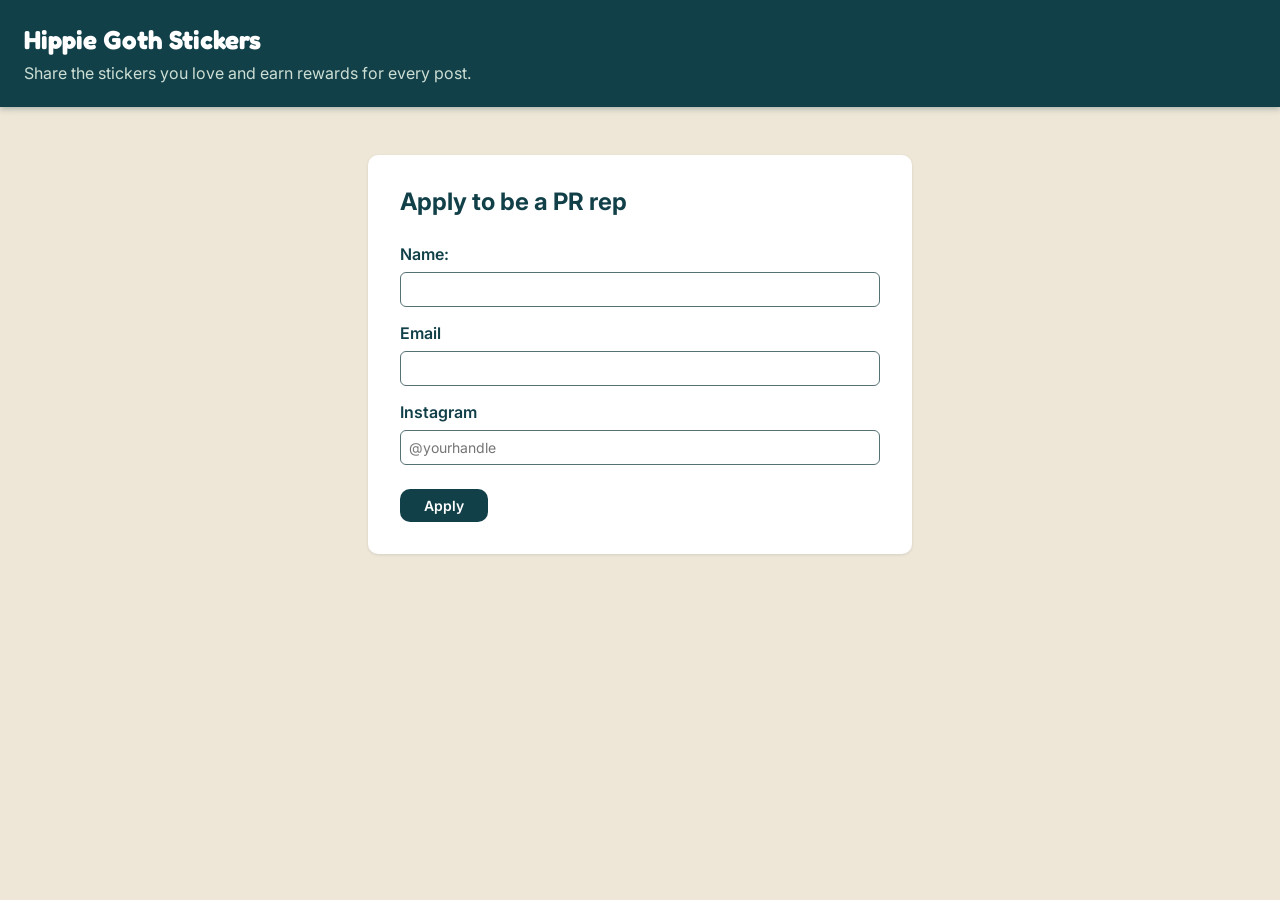
<file: application-php/apply.html>
<!DOCTYPE html>
<html lang="en">
    <head>
        <meta charset="UTF-8">
        <meta name="viewport" content="width=device-width, initial-scale=1.0">
        <title>PR Rep Application</title>
        <link href="style.css" rel="stylesheet"/>
        <link rel="preconnect" href="https://fonts.googleapis.com">
        <link rel="preconnect" href="https://fonts.gstatic.com" crossorigin>
        <link
            href="https://fonts.googleapis.com/css2?family=Fredoka:wght@300..700&family=Inter:ital,opsz,wght@0,14..32,100..900;1,14..32,100..900&display=swap"
            rel="stylesheet">
    </head>
    <body>
        <header>
            <h1>Hippie Goth Stickers</h1>
            <p>Share the stickers you love and earn rewards for every post.</p>
        </header>
        <main>
            <h2>Apply to be a PR rep</h2>
            <form action="apply.php" method="post">
                <label for="name">Name:</label>
                <input type="text" id="name" name="name" required>
                <label for="email">Email</label>
                <input type="email" id="email" name="email" required>
                <label for="instagram">Instagram</label>
                <input type="text" id="instagram" name="instagram" placeholder="@yourhandle">
                <button type="submit">Apply</button>
            </form>
        </main>
    </body>
</html>
</file>
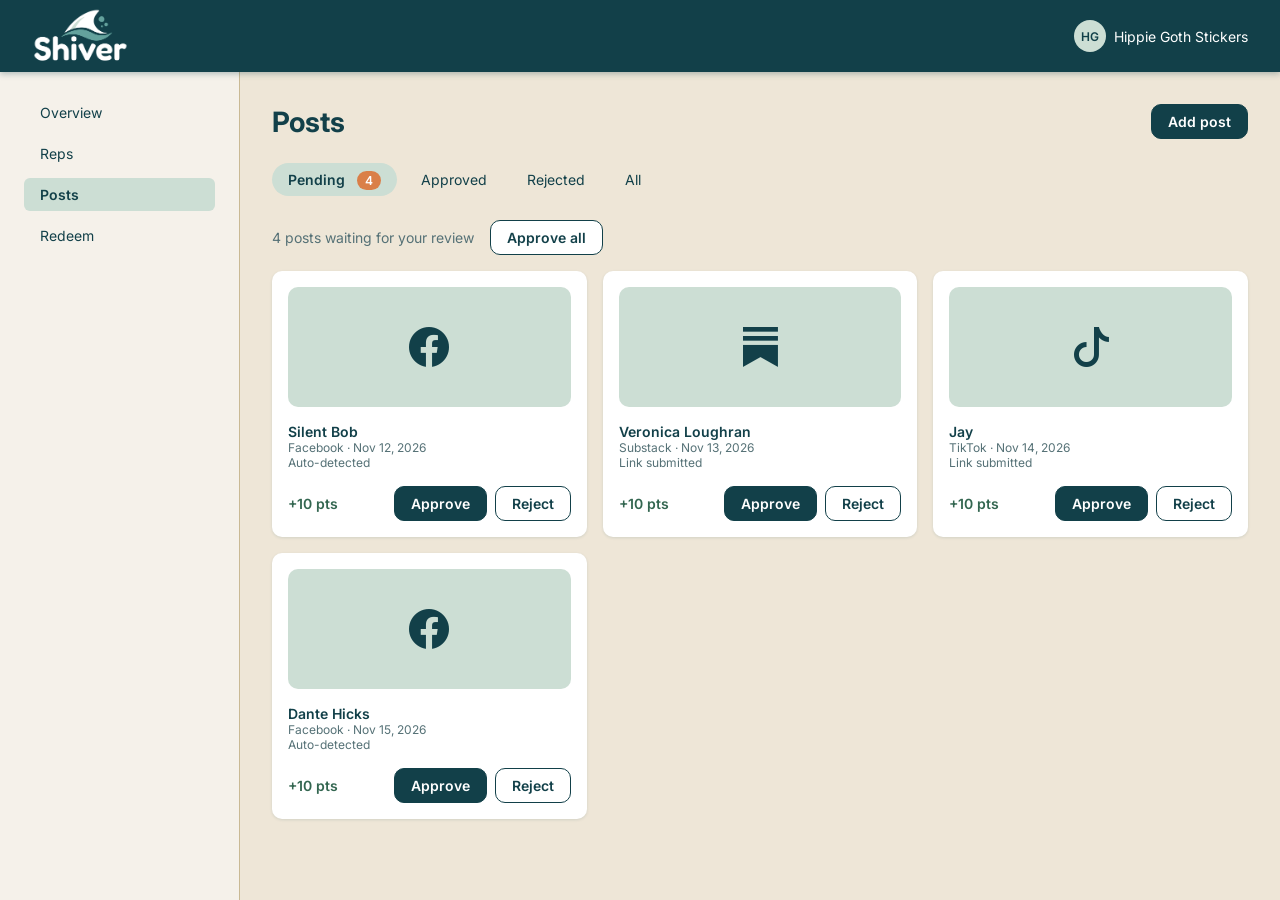
<file: phase 3/posts.html>
<!DOCTYPE html>
<html lang="en">

<head>
    <meta charset="UTF-8">
    <meta name="viewport" content="width=device-width, initial-scale=1.0">
    <title>Posts | Shiver</title>

    <!-- Google Fonts -->
    <link rel="preconnect" href="https://fonts.googleapis.com">
    <link rel="preconnect" href="https://fonts.gstatic.com" crossorigin>
    <link
        href="https://fonts.googleapis.com/css2?family=Fredoka:wght@300..700&family=Inter:ital,opsz,wght@0,14..32,100..900;1,14..32,100..900&display=swap"
        rel="stylesheet">

    <!-- Bootstrap Icons (platform logos on the post cards) -->
    <link href="https://cdn.jsdelivr.net/npm/bootstrap-icons@1.11.3/font/bootstrap-icons.min.css" rel="stylesheet" />

    <!-- Site styles -->
    <link href="css/brand.css" rel="stylesheet" />
    <link href="css/layout.css" rel="stylesheet" />
    <link href="css/components.css" rel="stylesheet" />

    <!-- Scripts -->
    <script src="js/data.js" defer></script>
    <script src="js/data-access.js" defer></script>
    <script src="js/logic.js" defer></script>
    <script src="js/ui.js" defer></script>
    <script src="js/posts.js" defer></script>
</head>

<body>
    <!-- Top bar: menu button, logo, and shop (same on every page) -->
    <header class="top-bar">
        <button type="button" class="menu-button" id="menu-button" aria-label="Open menu" aria-controls="main-nav"
            aria-expanded="false">&#9776;</button>
        <img src="images/Shiver_Main_Logo_White.png" alt="Shiver" class="logo" />
        <div class="shop-account"><span class="shop-avatar" aria-hidden="true">HG</span><span class="shop-name">Hippie
                Goth Stickers</span></div>
    </header>

    <!-- Sidebar navigation (same on every page) -->
    <nav class="sidebar" id="main-nav" aria-label="Main">
        <a href="index.html" class="nav-link">Overview</a>
        <a href="reps.html" class="nav-link">Reps</a>
        <a href="posts.html" class="nav-link active" aria-current="page">Posts</a>
        <a href="redeem.html" class="nav-link">Redeem</a>
    </nav>

    <!-- Page content: everything unique to Posts -->
    <main class="page-content">
        <!-- Page title and Add post button -->
        <header class="page-header">
            <div class="page-header-text">
                <h1>Posts</h1>
            </div>
            <div class="page-header-actions">
                <button type="button" class="button-link" id="add-post">Add post</button>
            </div>
        </header>

        <!-- Filter tabs -->
        <div class="tabs">
            <button type="button" class="tab active" data-status="pending">Pending <span class="tab-count"
                    id="pending-count"></span></button>
            <button type="button" class="tab" data-status="approved">Approved</button>
            <button type="button" class="tab" data-status="rejected">Rejected</button>
            <button type="button" class="tab" data-status="all">All</button>
        </div>

        <!-- Pending view: review bar and cards -->
        <section id="pending-view">
            <div class="review-bar">
                <p class="review-text" id="review-text"></p>
                <button type="button" class="button-link button-secondary" id="approve-all">Approve all</button>
            </div>
            <!-- Post cards, filled in by posts.js -->
            <div class="post-grid" id="posts-list">

            </div>
        </section>

        <!-- Posts table (Approved, Rejected, All), rows filled in by posts.js -->
        <div class="panel" id="posts-table-panel">
            <table class="data-table" id="posts-table">
                <thead>
                    <tr>
                        <th>Rep</th>
                        <th>Platform</th>
                        <th>Posted</th>
                        <th>Reviewed</th>
                        <th>Source</th>
                        <th>Points</th>
                        <th class="status-col">Status</th>
                    </tr>
                </thead>
                <tbody id="posts-table-body"></tbody>
            </table>
        </div>

        <!-- Add post popup -->
        <dialog id="add-post-modal" class="modal">
            <form id="add-post-form">
                <h2>Add post</h2>
                <div class="form-field">
                    <label for="new-post-rep">Rep</label>
                    <select id="new-post-rep" required>
                        <option value="">Choose a rep</option>
                    </select>
                </div>
                <div class="form-field">
                    <label for="new-post-platform">Platform</label>
                    <select id="new-post-platform" required>
                        <option value="">Choose a platform</option>
                        <option value="Instagram">Instagram</option>
                        <option value="Facebook">Facebook</option>
                        <option value="TikTok">TikTok</option>
                        <option value="YouTube">YouTube</option>
                        <option value="Substack">Substack</option>
                    </select>
                </div>
                <div class="form-field">
                    <label for="new-post-link">Post link</label>
                    <input type="url" id="new-post-link" placeholder="https://" pattern="https://.*"
                        title="Link must start with https://" required>
                </div>
                <div class="form-field">
                    <label for="new-post-date">Date posted</label>
                    <input type="date" id="new-post-date" required>
                </div>
                <div class="form-field">
                    <label for="new-post-points">Points</label>
                    <input type="number" id="new-post-points" value="10" min="1" required>
                </div>
                <div class="modal-actions">
                    <button type="button" id="cancel-add-post" class="button-link button-secondary">Cancel</button>
                    <button type="submit" class="button-link">Save post</button>
                </div>
            </form>
        </dialog>

        <!-- Approve all confirm box (the title is filled in by posts.js) -->
        <dialog id="confirm-modal" class="modal">
            <h2 id="confirm-title"></h2>
            <p>Each rep gets their points right away</p>
            <div class="modal-actions">
                <button type="button" id="confirm-cancel" class="button-link button-secondary">Cancel</button>
                <button type="button" id="confirm-approve" class="button-link">Approve</button>
            </div>
        </dialog>

        <!-- Toast message in the corner -->
        <div id="toast" class="toast hidden" role="status"></div>
    </main>
</body>

</html>
</file>
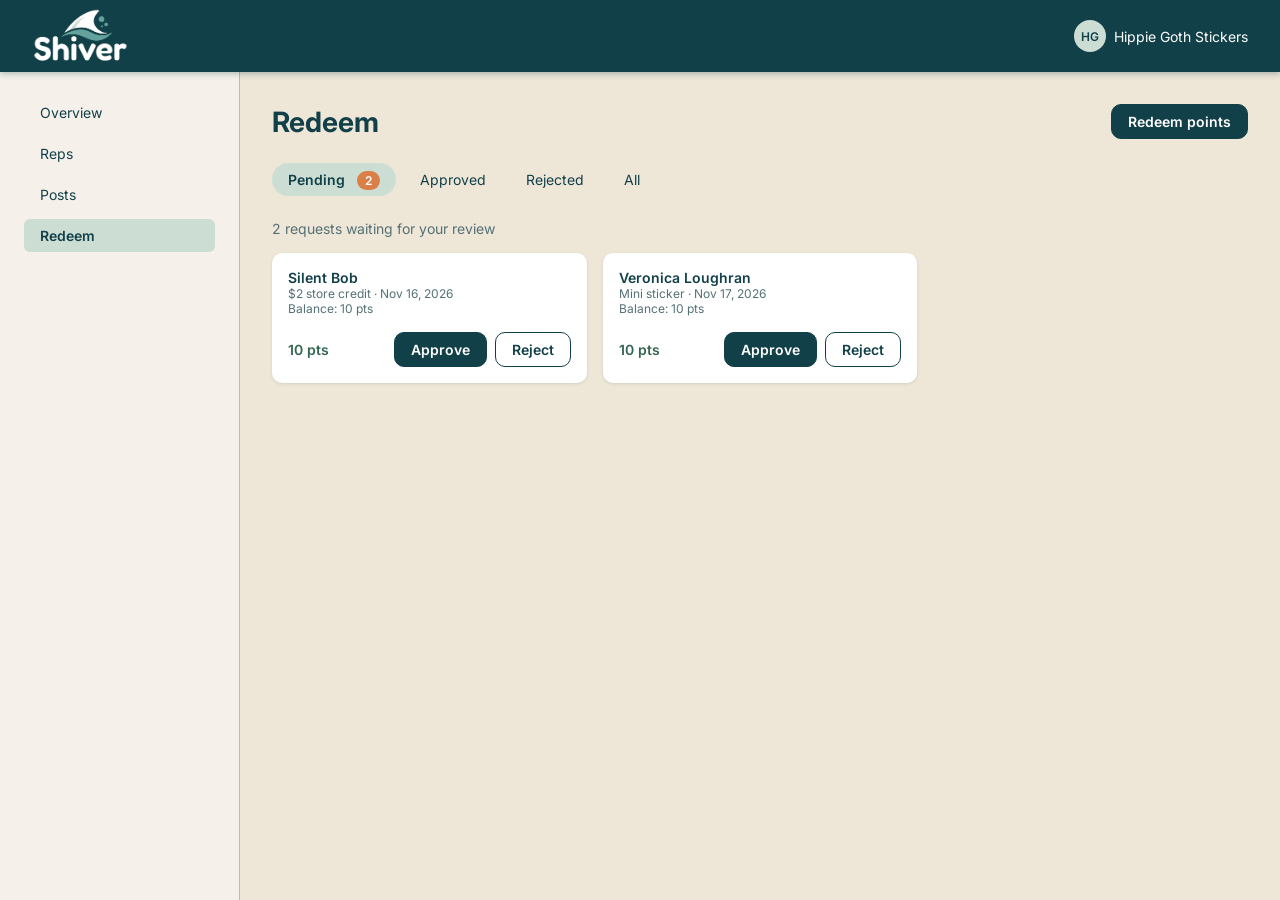
<file: phase 3/redeem.html>
<!DOCTYPE html>
<html lang="en">

<head>
    <meta charset="UTF-8">
    <meta name="viewport" content="width=device-width, initial-scale=1.0">
    <title>Redeem | Shiver</title>

    <!-- Google Fonts -->
    <link rel="preconnect" href="https://fonts.googleapis.com">
    <link rel="preconnect" href="https://fonts.gstatic.com" crossorigin>
    <link
        href="https://fonts.googleapis.com/css2?family=Fredoka:wght@300..700&family=Inter:ital,opsz,wght@0,14..32,100..900;1,14..32,100..900&display=swap"
        rel="stylesheet">

    <!-- Site styles -->
    <link href="css/brand.css" rel="stylesheet" />
    <link href="css/layout.css" rel="stylesheet" />
    <link href="css/components.css" rel="stylesheet" />

    <!-- Scripts -->
    <script src="js/data.js" defer></script>
    <script src="js/data-access.js" defer></script>
    <script src="js/logic.js" defer></script>
    <script src="js/ui.js" defer></script>
    <script src="js/redeem.js" defer></script>
</head>

<body>
    <!-- Top bar: menu button, logo, and shop (same on every page) -->
    <header class="top-bar">
        <button type="button" class="menu-button" id="menu-button" aria-label="Open menu" aria-controls="main-nav"
            aria-expanded="false">&#9776;</button>
        <img src="images/Shiver_Main_Logo_White.png" alt="Shiver" class="logo" />
        <div class="shop-account"><span class="shop-avatar" aria-hidden="true">HG</span><span class="shop-name">Hippie
                Goth Stickers</span></div>
    </header>

    <!-- Sidebar navigation (same on every page) -->
    <nav class="sidebar" id="main-nav" aria-label="Main">
        <a href="index.html" class="nav-link">Overview</a>
        <a href="reps.html" class="nav-link">Reps</a>
        <a href="posts.html" class="nav-link">Posts</a>
        <a href="redeem.html" class="nav-link active" aria-current="page">Redeem</a>
    </nav>

    <!-- Page content: Everything unique to Redeem -->
    <main class="page-content">
        <!-- Page title and Redeem points button -->
        <header class="page-header">
            <div class="page-header-text">
                <h1>Redeem</h1>
            </div>
            <div class="page-header-actions">
                <button type="button" class="button-link" id="redeem-points">Redeem points</button>
            </div>
         </header>
        
        <!-- Filter tabs -->
        <div class="tabs">
            <button type="button" class="tab active" data-status="pending">Pending <span class="tab-count" id="pending-count"></span></button>
            <button type="button" class="tab" data-status="approved">Approved</button>
            <button type="button" class="tab" data-status="rejected">Rejected</button>
            <button type="button" class="tab" data-status="all">All</button>
        </div>

        <!-- Pending view: Review bar and request cards -->
        <section id="pending-view">
            <div class="review-bar">
                <p class="review-text" id="review-text"></p>
            </div>

            <!-- Request cards, filled in by redeem.js -->
            <div class="post-grid" id="redemption-cards"></div>
        </section>

        <!-- Redemptions table(Approved, Rejected, All), rows filled in by redeem.js -->
        <div class="panel" id="redemption-table-panel">
            <table class="data-table" id="redemption-table">
                <thead>
                    <tr>
                        <th>Rep</th>
                        <th>Reward</th>
                        <th>Points</th>
                        <th>Requested</th>
                        <th>Reviewed</th>
                        <th>Source</th>
                        <th class="status-col">Status</th>
                        <th></th>
                    </tr>
                </thead>
                <tbody id="redemption-table-body"></tbody>
            </table>
        </div>

        <!-- Redeem points popup -->
        <dialog id="redeem-modal" class="modal">
            <form id="redeem-form">
                <h2>Redeem points</h2>
                <div class="form-field">
                    <label for="redeem-rep">Rep</label>
                    <select id="redeem-rep" required>
                        <option value="">Choose a rep</option>
                    </select>
                </div>
                <div class="form-field">
                    <label for="redeem-reward">Reward</label>
                    <select id="redeem-reward" required>
                        <option value="">Choose a reward</option>
                    </select>
                </div>

                <!-- Custom fields, only shown when Custom is picked -->
                <div id="custom-fields" hidden>
                    <div class="form-field">
                        <label for="custom-points">Points</label>
                        <input type="number" id="custom-points" min="1">
                    </div>
                    <div class="form-field">
                        <label for="custom-note">Reward description</label>
                        <input type="text" id="custom-note" placeholder="Free sticker added to order">
                    </div>
                </div>
                <div class="modal-actions">
                    <div class="form-messages">
                        <p class="panel-stat-label" id="redeem-available"></p>
                        <p class="form-error" id="redeem-error"></p>
                    </div>
                    
                    <button type="button" id="cancel-redeem" class="button-link button-secondary">Cancel</button>
                    <button type="submit" class="button-link">Redeem</button> 
                </div>
            </form>
        </dialog>

        <!-- Confirm popup for Approve, Reject, and Reverse (text filled in by redeem.js) -->
        <dialog id="confirm-modal" class="modal">
            <h2 id="confirm-title"></h2>
            <p id="confirm-text"></p>
            <div class="modal-actions">
                <button type="button" id="confirm-cancel" class="button-link button-secondary">Cancel</button>
                <button type="button" id="confirm-ok" class="button-link"></button>
            </div>
        </dialog>

        <!-- Toast message in the corner -->
        <div id="toast" class="toast hidden" role="status"></div>
     </main>
</body>

</html>
</file>
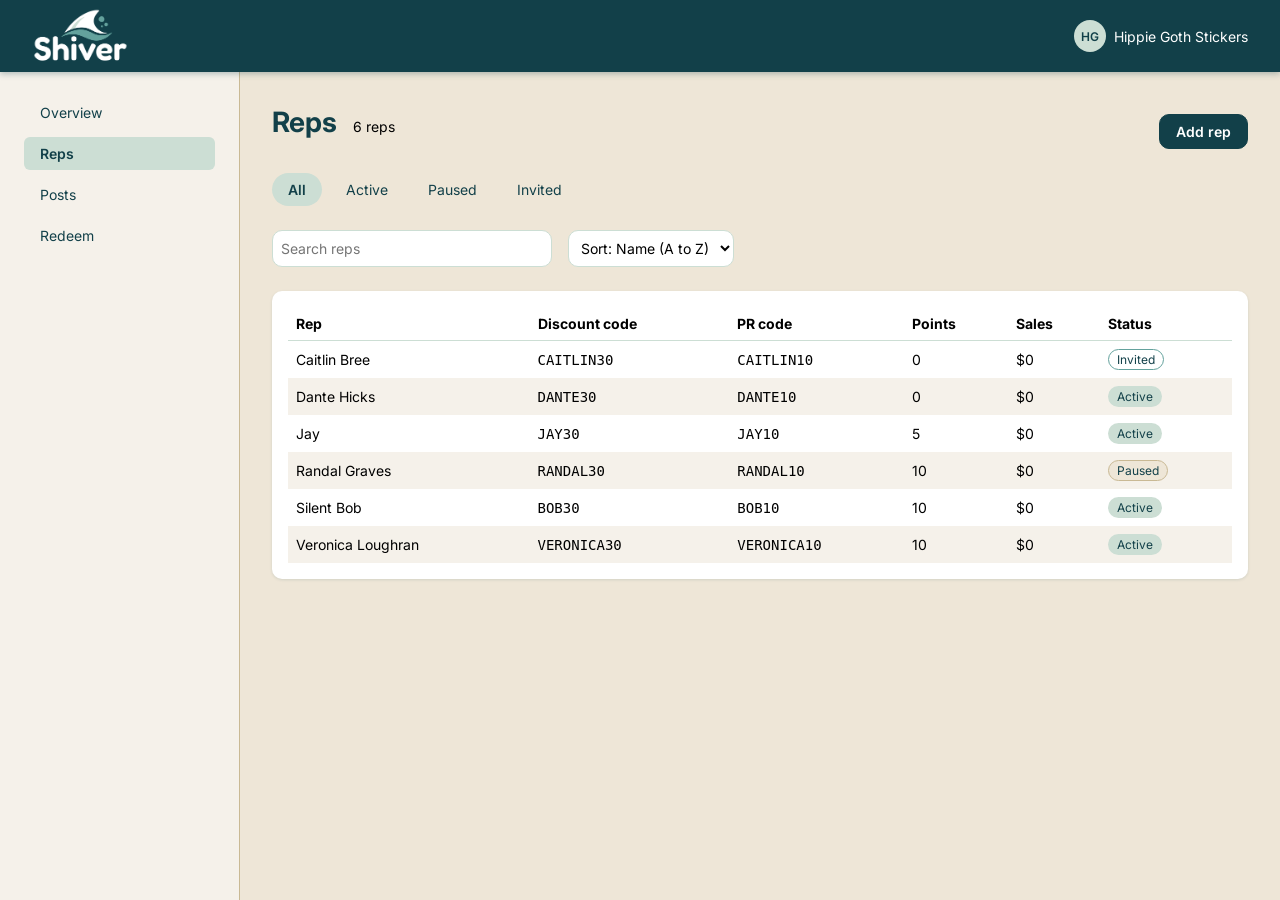
<file: phase 3/reps.html>
<!DOCTYPE html>
<html lang="en">

<head>
    <meta charset="UTF-8">
    <meta name="viewport" content="width=device-width, initial-scale=1.0">
    <title>Reps | Shiver</title>

    <!-- Google Fonts -->
    <link rel="preconnect" href="https://fonts.googleapis.com">
    <link rel="preconnect" href="https://fonts.gstatic.com" crossorigin>
    <link
        href="https://fonts.googleapis.com/css2?family=Fredoka:wght@300..700&family=Inter:ital,opsz,wght@0,14..32,100..900;1,14..32,100..900&display=swap"
        rel="stylesheet">

    <!-- Bootstrap Icons (social media logos in the side panel) -->
    <link href="https://cdn.jsdelivr.net/npm/bootstrap-icons@1.11.3/font/bootstrap-icons.min.css" rel="stylesheet" />

    <!-- Site styles -->
    <link href="css/brand.css" rel="stylesheet" />
    <link href="css/layout.css" rel="stylesheet" />
    <link href="css/components.css" rel="stylesheet" />

    <!-- Scripts -->
    <script src="js/data.js" defer></script>
    <script src="js/data-access.js" defer></script>
    <script src="js/logic.js" defer></script>
    <script src="js/ui.js" defer></script>
    <script src="js/reps.js" defer></script>
</head>

<body>
    <!-- Top bar: menu button, logo, and shop (same on every page) -->
    <header class="top-bar">
        <button type="button" class="menu-button" id="menu-button" aria-label="Open menu" aria-controls="main-nav"
            aria-expanded="false">&#9776;</button>
        <img src="images/Shiver_Main_Logo_White.png" alt="Shiver" class="logo" />
        <div class="shop-account"><span class="shop-avatar" aria-hidden="true">HG</span><span class="shop-name">Hippie
                Goth Stickers</span></div>
    </header>

    <!-- Sidebar navigation (same on every page) -->
    <nav class="sidebar" id="main-nav" aria-label="Main">
        <a href="index.html" class="nav-link">Overview</a>
        <a href="reps.html" class="nav-link active" aria-current="page">Reps</a>
        <a href="posts.html" class="nav-link">Posts</a>
        <a href="redeem.html" class="nav-link">Redeem</a>
    </nav>

    <!-- Page content: everything unique to Reps -->
    <main class="page-content">
        <!-- Page title, rep count (filled in by reps.js), and Add rep button -->
        <header class="page-header">
            <div class="page-header-text">
                <h1>Reps</h1>
                <p class="page-subtitle" id="rep-count"></p>
            </div>
            <div class="page-header-actions">
                <button type="button" class="button-link" id="add-rep">Add rep</button>
            </div>
        </header>

        <!-- Filter tabs -->
        <div class="tabs">
            <button type="button" class="tab active" data-status="all">All</button>
            <button type="button" class="tab" data-status="active">Active</button>
            <button type="button" class="tab" data-status="paused">Paused</button>
            <button type="button" class="tab" data-status="invited">Invited</button>
        </div>

        <!-- Search and sort -->
        <div class="toolbar">
            <input type="search" id="rep-search" class="search-input" placeholder="Search reps"
                aria-label="Search reps">
            <select id="rep-sort" class="sort-select" aria-label="Sort reps">
                <option value="name">Sort: Name (A to Z)</option>
                <option value="points">Sort: Most points</option>
            </select>
        </div>

        <!-- Reps table, rows filled in by reps.js -->
        <div class="panel">
            <table class="data-table">
                <thead>
                    <tr>
                        <th>Rep</th>
                        <th>Discount code</th>
                        <th>PR code</th>
                        <th>Points</th>
                        <th>Sales</th>
                        <th>Status</th>
                    </tr>
                </thead>
                <tbody id="reps-table-body">

                </tbody>
            </table>
        </div>

        <!-- Side panel with one rep's details, filled in by reps.js when a row is clicked -->
        <aside class="side-panel" id="rep-panel" aria-label="Rep details">
            <div class="side-panel-header">
                <h2 id="panel-rep-name"></h2>
                <button type="button" class="close-button" id="panel-close" aria-label="Close panel">&#10005;</button>
            </div>
            <a class="panel-email" id="panel-rep-email"></a>
            <span class="badge" id="panel-rep-status"></span>
            <div class="panel-codes">
                <div>
                    <p class="panel-stat-label">Discount code</p>
                    <span class="code" id="panel-discount-code"></span>
                </div>
                <div>
                    <p class="panel-stat-label">PR code</p>
                    <span class="code" id="panel-pr-code"></span>
                </div>
            </div>
            <section class="panel-card">
                <h3 class="panel-section-title">Social media</h3>
                <ul class="panel-list" id="panel-accounts">

                </ul>
            </section>
            <div class="panel-stats panel-card">
                <div class="panel-stat">
                    <p class="panel-stat-label">Balance</p>
                    <p class="panel-stat-value" id="panel-balance"></p>
                </div>
                <div class="panel-stat">
                    <p class="panel-stat-label">Posts</p>
                    <p class="panel-stat-value" id="panel-posts"></p>
                </div>
                <div class="panel-stat">
                    <p class="panel-stat-label">Redeemed</p>
                    <p class="panel-stat-value" id="panel-redeemed"></p>
                </div>
            </div>
            <section class="panel-card">
                <h3 class="panel-section-title">History</h3>
                <ul class="panel-list" id="panel-history">

                </ul>
            </section>
        </aside>

        <!-- Add rep popup -->
        <dialog id="add-rep-modal" class="modal">
            <form id="add-rep-form">
                <h2>Add rep</h2>
                <div class="form-field">
                    <label for="new-rep-name">Name</label>
                    <input type="text" id="new-rep-name" required>
                </div>
                <div class="form-field">
                    <label for="new-rep-email">Email</label>
                    <input type="email" id="new-rep-email" required>
                </div>
                <div class="modal-actions">
                    <button type="button" id="cancel-add-rep" class="button-link button-secondary">Cancel</button>
                    <button type="submit" class="button-link">Save rep</button>
                </div>
            </form>
        </dialog>

        <!-- Toast message in the corner -->
        <div id="toast" class="toast hidden" role="status"></div>
    </main>
</body>

</html>
</file>
<file: application-php/style.css>
body {
    font-family: Inter, sans-serif;
    background-color: #eee6d7;
    color: #124049;
    margin: 0;
}

header {
    background-color: #124049;
    color: #ffffff;
    padding: 24px;
    box-shadow: 0 2px 6px rgba(18, 64, 73, 0.3);
}

header h1 {
    font-family: Fredoka, sans-serif;
    font-size: 26px;
    margin: 0;
}

header p {
    color: #ccded4;
    margin: 8px 0 0;
}

main {
    max-width: 480px;
    margin: 48px auto;
    background-color: #ffffff;
    padding: 32px;
    border-radius: 10px;
    box-shadow: 0 1px 3px rgba(18, 64, 73, 0.12);
}

main h2 {
    margin-top: 0;
}

form {
    display: flex;
    flex-direction: column;
    gap: 8px;
}

label {
    font-weight: 600;
    margin-top: 8px;
}

input {
    font-family: inherit;
    font-size: 14px;
    padding: 8px;
    border: 1px solid #557176;
    border-radius: 6px;
}

button {
    align-self: flex-start;
    margin-top: 16px;
    padding: 8px 24px;
    background-color: #124049;
    color: #ffffff;
    border: none;
    border-radius: 10px;
    font-family: inherit;
    font-size: 14px;
    font-weight: 600;
    cursor: pointer;
}
</file>
<file: phase 3/css/brand.css>
/* Brand colors, fonts, text sizes, and spacing used by every page */
:root {
    /* Colors */
    --color-bg: #f5f1ea;
    --color-surface: #ffffff;
    --color-sidebar: #eee6d7;
    --color-sand-dark: #c9b994;
    --color-primary: #124049;
    --color-accent-soft: #ccded4;
    --color-chart-1: #64a29d;
    --color-chart-2: #85b197;
    --color-earned: #336650;
    --color-attention: #da7f48;
    --color-text-muted: #557176;
    --color-error: #b3261e;

    /* Fonts */
    --font-heading: Fredoka, sans-serif;
    --font-body: Inter, sans-serif;
    --font-mono: monospace;

    /* Text sizes */
    --text-title: 24px;
    --text-number: 28px;
    --text-card-title: 16px;
    --text-body: 14px;
    --text-small: 12px;

    /* Font weights */
    --weight-regular: 400;
    --weight-semibold: 600;

    /* Spacing */
    --space-xs: 8px;
    --space-sm: 16px;
    --space-md: 24px;
    --space-lg: 32px;
    --space-xl: 48px;

    /* Layout */
    --topbar-height: 72px;
}
</file>
<file: phase 3/css/layout.css>
/* ==========================================================
   layout.css
   PR App, Phase 3: Owner Dashboard

   Purpose:  Page structure. Sets up the main page grid and
             positions the top bar, sidebar, and main content.

   Depends on: brand.css (all colors, fonts, type sizes, and
               spacing come from variables defined there).
               brand.css must be linked before this file.

   Sections:
     1. Page grid
     2. Top bar
     3. Sidebar
     4. Main content
     5. Footer
     6. Phones and tablets
   ========================================================== */

/* ==========================================================
   1. Page grid
   ========================================================== */

/* Page layout: top bar across the top, sidebar and page content below */
body {
    margin: 0;
    min-height: 100vh;
    display: grid;
    grid-template-columns: 240px 1fr;
    grid-template-rows: auto 1fr;
    grid-template-areas: "header header"
        "nav main";
    background: var(--color-sidebar);
    font-family: var(--font-body);
    font-size: var(--text-body);
}

/* ==========================================================
   2. Top bar
   ========================================================== */

/* Teal top bar across the top of every page */
.top-bar {
    background-color: var(--color-primary);
    grid-area: header;
    display: flex;
    align-items: center;
    gap: var(--space-md);
    padding: var(--space-xs) var(--space-lg);
    height: var(--topbar-height);
    box-sizing: border-box;
    box-shadow: 0 2px 6px rgba(18, 64, 73, 0.3);
    position: relative;
    z-index: 5;
}

/* Logo size */
.top-bar .logo {
    height: 56px;
    width: auto;
}

/* Shop name in white */
.top-bar .shop-name {
    color: var(--color-surface);
}

/* Shop circle and name sit together on the right */
.shop-account {
    display: flex;
    align-items: center;
    gap: var(--space-xs);
    margin-left: auto;
}

/* Shop initials in a mint circle */
.shop-avatar {
    display: flex;
    align-items: center;
    justify-content: center;
    width: 32px;
    height: 32px;
    border-radius: 50%;
    background-color: var(--color-accent-soft);
    color: var(--color-primary);
    font-size: var(--text-small);
    font-weight: var(--weight-semibold);
}

/* Menu button: hidden on desktop, shown on phones */
.menu-button {
    display: none;
    background-color: transparent;
    border: none;
    color: var(--color-surface);
    font-size: var(--text-title);
    cursor: pointer;
}

/* ==========================================================
   3. Sidebar
   ========================================================== */

/* Sidebar with the page links stacked */
.sidebar {
    grid-area: nav;
    display: flex;
    flex-direction: column;
    gap: var(--space-xs);
    padding: var(--space-md);
    background: var(--color-bg);
    border-right: 1px solid var(--color-sand-dark);
}

/* Sidebar links */
.sidebar .nav-link {
    text-decoration: none;
    color: var(--color-primary);
    padding: var(--space-xs) var(--space-sm);
    border-radius: 6px;
}

/* Highlight for the current page */
.sidebar .nav-link.active {
    background: var(--color-accent-soft);
    font-weight: var(--weight-semibold);
}

/* ==========================================================
   4. Main content
   ========================================================== */

/* Page content area */
.page-content {
    grid-area: main;
    --page-pad: var(--space-lg);
    padding: var(--page-pad);
    min-width: 0;
}

/* ==========================================================
   5. Footer
   ========================================================== */

/* ==========================================================
   6. Phones and tablets
   ========================================================== */
@media screen and (max-width: 768px) {
    /* One column: top bar, sidebar, then page content */
    body {
        grid-template-columns: 1fr;
        grid-template-rows: auto auto 1fr;
        grid-template-areas: "header" "nav" "main";
    }

    /* Show the menu button */
    .menu-button {
        display: block;
    }

    /* Sidebar stays hidden until the menu button opens it */
    .sidebar {
        display: none;
    }

    .sidebar.open {
        display: flex;
    }

    /* Less padding around the page content */
    .page-content {
        --page-pad: var(--space-sm);
    }

    /* Only the shop initials circle shows on phones */
    .top-bar .shop-name {
        display: none;
    }
}
</file>
<file: phase 3/css/components.css>
/* Components: grouped by where they're used, shared pieces first */

/* ==================== ALL PAGES ==================== */

/* ---------- Headings ---------- */

/* All headings are deep teal */
h1,
h2,
h3 {
    color: var(--color-primary);
}

/* ---------- Page header ---------- */

/* Title on the left, buttons on the right, lined up along the bottom */
.page-header {
    display: flex;
    justify-content: space-between;
    align-items: flex-end;
    margin-bottom: var(--space-md);
}

/* Removes the browser's extra space around page titles */
.page-header h1 {
    margin: 0;
}

/* Title and subtitle side by side, sitting on the same line */
.page-header-text {
    display: flex;
    align-items: baseline;
    gap: var(--space-sm);
    flex-wrap: wrap;
}

/* Header buttons side by side with a small gap */
.page-header-actions {
    display: flex;
    gap: var(--space-xs);
}

/* ---------- Buttons ---------- */

/* Main button: deep teal box with white text (looks the same on links and buttons) */
.button-link {
    background-color: var(--color-primary);
    color: var(--color-surface);
    text-decoration: none;
    padding: var(--space-xs) var(--space-sm);
    border-radius: 10px;
    font-weight: var(--weight-semibold);
    border: 1px solid var(--color-primary);
    font-family: var(--font-body);
    font-size: var(--text-body);
    cursor: pointer;
}

/* Outline button: white box with deep teal text and border */
.button-secondary {
    background-color: var(--color-surface);
    color: var(--color-primary);
}

/* ---------- Tabs ---------- */

/* Row of pill-style filter tabs with a small gap between them */
.tabs {
    display: flex;
    gap: var(--space-xs);
    margin-bottom: var(--space-md);
}

/* Each tab: plain text button with rounded ends */
.tab {
    background-color: transparent;
    border: none;
    border-radius: 999px;
    padding: var(--space-xs) var(--space-sm);
    font-family: var(--font-body);
    font-size: var(--text-body);
    color: var(--color-primary);
    cursor: pointer;
}

/* Selected tab: soft mint pill with bolder text */
.tab.active {
    background-color: var(--color-accent-soft);
    font-weight: var(--weight-semibold);
}

/* ---------- Cards ---------- */

/* White box with rounded corners and a soft teal shadow */
.metric-card,
.panel,
.post-card {
    background-color: var(--color-surface);
    box-shadow: 0 1px 3px rgba(18, 64, 73, 0.12);
    border-radius: 10px;
    padding: var(--space-sm);
}

/* Lets wide tables scroll left and right inside the card */
.panel {
    overflow-x: auto;
}

/* ---------- Tables ---------- */

/* Tables fill the card, with single lines between cells */
.data-table {
    width: 100%;
    border-collapse: collapse;
}

/* Table cells: left-aligned with a little breathing room */
.data-table th,
.data-table td {
    text-align: left;
    padding: var(--space-xs);
}

/* Mint line under the header row */
.data-table th {
    border-bottom: 1px solid var(--color-accent-soft);
}

/* Cream stripe on every other row */
.data-table tbody tr:nth-child(even) {
    background-color: var(--color-bg);
}

/* ---------- Badges ---------- */

/* Status badges: small rounded labels with deep teal text */
.badge {
    display: inline-block;
    padding: 2px var(--space-xs);
    border: 1px solid transparent;
    border-radius: 999px;
    font-size: var(--text-small);
    color: var(--color-primary);
    text-transform: capitalize;
}

/* Active reps and approved posts: mint */
.badge-active,
.badge-approved {
    background-color: var(--color-accent-soft);
}

/* Paused reps and rejected posts: sand with a dark sand edge */
.badge-paused,
.badge-rejected {
    background-color: var(--color-sidebar);
    border-color: var(--color-sand-dark);
}

/* Invited reps: white with a teal edge */
.badge-invited {
    background-color: var(--color-surface);
    border-color: var(--color-chart-1);
}

/* Pending posts: white with an orange edge */
.badge-pending {
    background-color: var(--color-surface);
    border-color: var(--color-attention);
}

/* ---------- Toast ---------- */

/* Short message that pops up in the bottom right corner */
.toast {
    position: fixed;
    bottom: var(--space-md);
    right: var(--space-md);
    padding: var(--space-xs) var(--space-sm);
    background-color: var(--color-primary);
    color: var(--color-surface);
    border-radius: 10px;
}

/* ==================== OVERVIEW ==================== */

/* Greeting above the Overview title, on its own line */
.greeting {
    font-size: var(--text-card-title);
    color: var(--color-primary);
    margin-top: 0;
    margin-bottom: var(--space-xs);
    flex-basis: 100%;
}

/* Metric cards: 5 equal columns */
.metric-grid {
    display: grid;
    grid-template-columns: repeat(5, 1fr);
    gap: var(--space-sm);
}

/* Label over the big number, with a small gap */
.metric-label {
    color: var(--color-primary);
    font-weight: var(--weight-semibold);
    margin-top: 0;
    margin-bottom: var(--space-xs);
}

/* Big number inside each metric card */
.metric-value {
    font-size: var(--text-number);
    font-weight: var(--weight-semibold);
    margin: 0;
}

/* Chart gets 2/3 of the row, Needs review gets 1/3 */
.overview-row {
    display: grid;
    grid-template-columns: 2fr 1fr;
    gap: var(--space-sm);
}

/* Space below each row of cards */
.metric-grid,
.overview-row {
    margin-bottom: var(--space-sm);
}

/* Chart title sits tight above its subtitle */
.chart-panel .panel-title {
    margin-bottom: 0;
}

/* Small muted line under a card title */
.panel-subtitle {
    font-size: var(--text-small);
    color: var(--color-text-muted);
    margin-top: 0;
    margin-bottom: var(--space-sm);
}

/* Box the chart fills, with a set height */
.chart-box {
    position: relative;
    height: 240px;
}

/* Needs review card: stacks its contents so the link can sit at the bottom */
.review-panel {
    display: flex;
    flex-direction: column;
}

/* Needs review list: no bullets, no browser spacing */
.review-list {
    list-style: none;
    padding: 0;
    margin: 0;
}

/* Mint line between rows */
.review-list li {
    border-bottom: 1px solid var(--color-accent-soft);
}

/* No line under the last row */
.review-list li:last-child {
    border-bottom: none;
}

/* Each row: name on the left, date on the right */
.review-row {
    display: flex;
    justify-content: space-between;
    align-items: baseline;
    padding: var(--space-xs) 0;
    color: var(--color-primary);
    text-decoration: none;
}

/* Date and arrow: small and muted */
.review-date {
    font-size: var(--text-small);
    color: var(--color-text-muted);
}

/* "Review all posts" link pinned to the bottom of the card */
.review-all {
    display: inline-block;
    margin-top: auto;
    color: var(--color-primary);
    font-weight: var(--weight-semibold);
    text-decoration: none;
    padding-top: var(--space-sm);
    align-self: flex-start;
}

/* ==================== REPS ==================== */

/* ---------- Search and sort ---------- */

/* Row with search on the left, sort on the right */
.toolbar {
    display: flex;
    gap: var(--space-sm);
    margin-bottom: var(--space-md);
}

/* Shared look for the search box and sort dropdown */
.search-input,
.sort-select {
    padding: var(--space-xs);
    border: 1px solid var(--color-accent-soft);
    border-radius: 10px;
    background-color: var(--color-surface);
    font-family: var(--font-body);
    font-size: var(--text-body);
}

/* Search box width */
.search-input {
    width: 280px;
}

/* Discount and PR codes in a typewriter-style font */
.code {
    font-family: var(--font-mono);
}

/* Pointer cursor on rep rows, since clicking one opens the side panel */
#reps-table-body tr {
    cursor: pointer;
}

/* Normal cursor on the "No reps found" row */
#reps-table-body tr.empty-row {
    cursor: default;
}

/* ---------- Side panel ---------- */

/* Rep details panel on the right, below the top bar, dimming the page behind it */
.side-panel {
    position: fixed;
    top: var(--topbar-height);
    right: 0;
    bottom: 0;
    width: 440px;
    z-index: 10;
    background-color: var(--color-bg);
    padding: var(--space-md);
    box-sizing: border-box;
    overflow-y: auto;
    display: none;
    box-shadow: -4px 0 16px rgba(18, 64, 73, 0.15), 0 0 0 100vmax rgba(18, 64, 73, 0.15);
}

/* Shows the panel when JS adds the open class */
.side-panel.open {
    display: block;
}

/* Small text inside the panel uses deep teal so it's easy to read on mint */
.side-panel .panel-email,
.side-panel .panel-stat-label,
.side-panel .history-redeemed {
    color: var(--color-primary);
}

/* Rep name on the left, close button on the right */
.side-panel-header {
    display: flex;
    justify-content: space-between;
    align-items: center;
    margin-bottom: 0;
}

/* Removes the browser's extra space around the rep name */
.side-panel-header h2 {
    margin: 0;
}

/* Close button: just the X, no box */
.close-button {
    background-color: transparent;
    border: none;
    font-size: var(--text-card-title);
    color: var(--color-primary);
    cursor: pointer;
}

/* Rep email under the name, small */
.panel-email {
    display: block;
    color: var(--color-text-muted);
    font-size: var(--text-small);
    margin-bottom: var(--space-xs);
}

/* Discount code and PR code side by side */
.panel-codes {
    display: flex;
    gap: var(--space-sm);
    margin-top: var(--space-xs);
    margin-bottom: var(--space-md);
}

/* Title at the top of each panel card */
.panel-section-title {
    font-size: var(--text-card-title);
    color: var(--color-primary);
    margin-top: 0;
    margin-bottom: var(--space-xs);
}

/* Panel lists: no bullets, no browser spacing */
.panel-list {
    list-style: none;
    padding: 0;
    margin-top: 0;
    margin-bottom: 0;
}

/* Social media icons in a row */
#panel-accounts {
    display: flex;
    gap: var(--space-sm);
}

/* Social media icons: bigger and deep teal */
#panel-accounts a {
    font-size: var(--text-title);
    color: var(--color-primary);
}

/* Balance, posts, and redeemed in 3 equal columns */
.panel-stats {
    display: grid;
    grid-template-columns: repeat(3, 1fr);
    gap: var(--space-sm);
}

/* Small label above each stat */
.panel-stat-label {
    font-size: var(--text-small);
    color: var(--color-text-muted);
    margin: 0;
}

/* Stat numbers */
.panel-stat-value {
    font-size: var(--text-card-title);
    font-weight: var(--weight-semibold);
    margin: 0;
}

/* Earned history lines in green */
.history-earned {
    color: var(--color-earned);
}

/* Post links in earned lines match the green */
.history-earned a {
    color: inherit;
}

/* Redeemed history lines */
.history-redeemed {
    color: var(--color-text-muted);
}

/* History rows: date, description, and amount in columns, with a line under each */
#panel-history li {
    display: grid;
    grid-template-columns: 90px 1fr auto;
    gap: var(--space-sm);
    padding: var(--space-xs);
    border-bottom: 1px solid var(--color-chart-1);
}

/* Message shown when a list has nothing in it */
#panel-history li.empty-state,
#panel-accounts li.empty-state {
    display: block;
    border-bottom: none;
}

/* Amounts line up on the right edge */
.history-amount {
    text-align: right;
}

/* Mint cards around each panel section */
.panel-card {
    background-color: var(--color-accent-soft);
    border-radius: 10px;
    padding: var(--space-sm);
    margin-bottom: var(--space-sm);
}

/* ==================== POSTS ==================== */

/* Pending count: small orange pill inside the tab */
.tab-count {
    background-color: var(--color-attention);
    color: var(--color-surface);
    font-size: var(--text-small);
    padding: 2px var(--space-xs);
    border-radius: 999px;
    margin-left: var(--space-xs);
}

/* Post cards fill the row, each at least 260px wide */
.post-grid {
    display: grid;
    grid-template-columns: repeat(auto-fill, minmax(260px, 1fr));
    gap: var(--space-sm);
}

/* Mint box with the platform icon centered */
.post-thumb {
    display: flex;
    justify-content: center;
    align-items: center;
    height: 120px;
    background-color: var(--color-accent-soft);
    border-radius: 10px;
    color: var(--color-primary);
    font-size: 40px;
    margin-bottom: var(--space-sm);
}

/* Card text area */
.post-body {
    margin-bottom: var(--space-sm);
}

/* Removes the browser's spacing between card text lines */
.post-body p {
    margin: 0;
}

/* Rep name stands out */
.post-rep {
    font-weight: var(--weight-semibold);
    color: var(--color-primary);
}

/* Platform, date, and source: small and muted */
.post-meta,
.post-source {
    font-size: var(--text-small);
    color: var(--color-text-muted);
}

/* Bottom of each card: points on the left, buttons on the right */
.post-footer {
    display: flex;
    justify-content: space-between;
    align-items: center;
}

/* Points in green */
.post-points {
    font-weight: var(--weight-semibold);
    color: var(--color-earned);
}

/* Approve and Reject buttons side by side */
.post-actions {
    display: flex;
    gap: var(--space-xs);
}

/* Review bar: sentence with the Approve all button right after it */
.review-bar {
    display: flex;
    gap: var(--space-sm);
    align-items: center;
    margin-bottom: var(--space-sm);
}

/* Review bar sentence: muted, no browser spacing */
.review-text {
    margin: 0;
    color: var(--color-text-muted);
}

/* Post cards fade smoothly */
.post-card {
    transition: opacity 0.3s;
}

/* Fades a card out after it's approved or rejected */
.post-card.fading-out {
    opacity: 0;
}

/* ---------- Popups ---------- */

/* Popup box: white with a mint border and rounded corners */
.modal {
    width: 480px;
    padding: var(--space-md);
    background: var(--color-surface);
    border: 1px solid var(--color-accent-soft);
    border-radius: 10px;
}

/* Each form field: label stacked above the box */
.form-field {
    display: flex;
    flex-direction: column;
    gap: var(--space-xs);
    margin-bottom: var(--space-sm);
}

/* Text boxes and dropdowns use the page font with a thin muted border */
.form-field input,
.form-field select {
    font-family: var(--font-body);
    font-size: var(--text-body);
    padding: var(--space-xs);
    border: 1px solid var(--color-text-muted);
    border-radius: 6px;
}

/* Popup buttons on the right, with a small gap */
.modal-actions {
    display: flex;
    justify-content: flex-end;
    gap: var(--space-xs);
    margin-top: var(--space-md);
}

/* Popup title with space below it */
.modal h2 {
    margin-top: 0;
    margin-bottom: var(--space-md);
}

/* Red error message inside a popup */
.form-error {
    color: var(--color-error);
    font-size: var(--text-small);
    margin: 0;
}

/* Available points and error stacked on teh left of the popup buttons */
.form-messages {
    margin-right: auto;
}

/* ==================== PHONES ==================== */
@media screen and (max-width: 768px) {

    /* Two metric cards per row instead of four */
    .metric-grid {
        grid-template-columns: repeat(2, 1fr);
    }

    /* Chart on top, Needs review underneath */
    .overview-row {
        grid-template-columns: 1fr;
    }

    /* Tabs drop to a second line if they don't fit */
    .tabs {
        flex-wrap: wrap;
    }

    /* Popups take up most of the screen width */
    .modal {
        width: 90%;
        box-sizing: border-box;
    }

    /* Search and sort stack on top of each other */
    .toolbar {
        flex-wrap: wrap;
    }

    /* Search box fills the width */
    .search-input {
        width: 100%;
        box-sizing: border-box;
    }

    /* Side panel fills the screen width */
    .side-panel {
        width: 100%;
    }

    /* Shorter post thumbnails */
    .post-thumb {
        height: 80px;
    }

    /* Table cells stay on one line, and the table scrolls sideways */
    .data-table th,
    .data-table td {
        white-space: nowrap;
    }

    /* Header button moves below the title */
    .page-header {
        flex-wrap: wrap;
        gap: var(--space-sm);
    }

    /* Button text stays on one line */
    .page-header .button-link {
        white-space: nowrap;
    }

}

/* ==================== HELPERS ==================== */

/* Hides anything it's added to (stays at the bottom so it always wins) */
.hidden {
    display: none;
}
</file>
